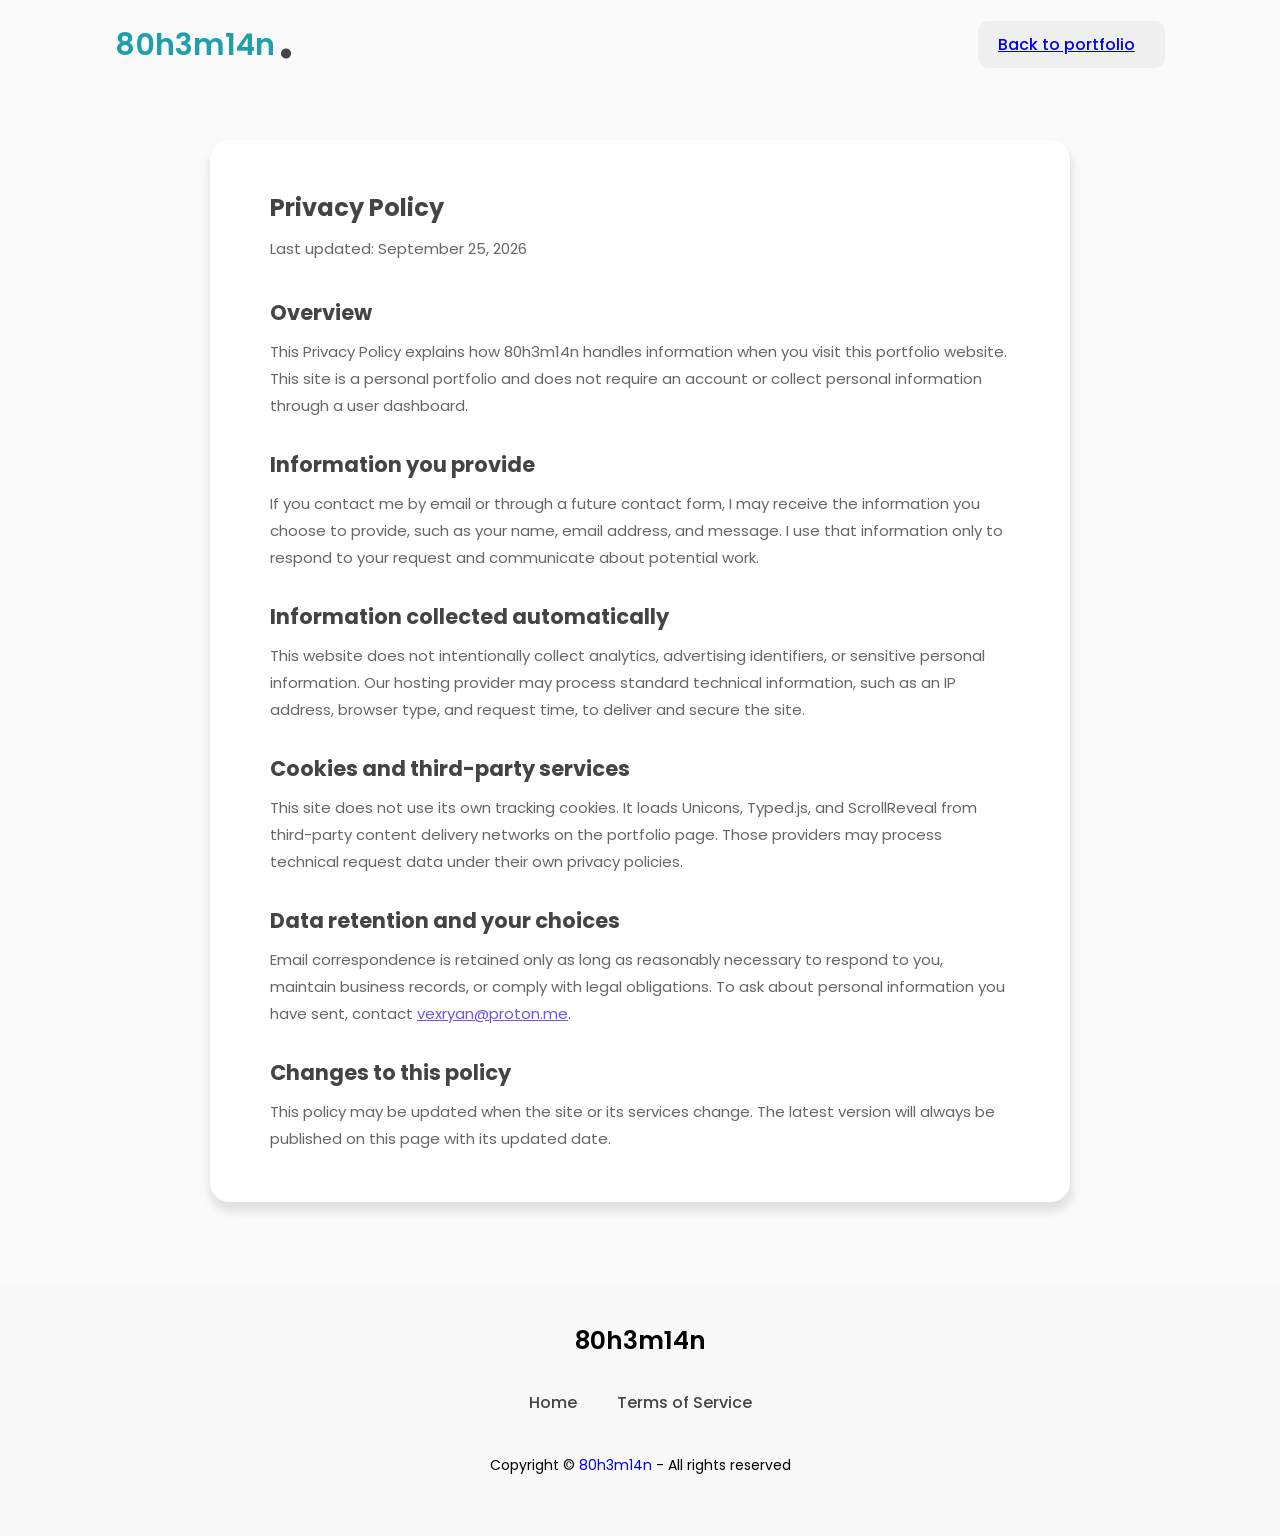
<file: privacy-policy.html>
<!DOCTYPE html>
<html lang="en">

<head>
    <meta charset="UTF-8">
    <meta name="viewport" content="width=device-width, initial-scale=1.0">
    <meta name="description" content="Privacy Policy for 80h3m14n's portfolio website.">
    <link rel="stylesheet" href="https://unicons.iconscout.com/release/v4.0.8/css/line.css">
    <link rel="stylesheet" href="assets/css/style.css">
    <link rel="shortcut icon" href="assets/images/favicon.png" type="image/x-icon">
    <title>Privacy Policy | 80h3m14n</title>
</head>

<body class="legal-page">
    <div class="container">
        <nav id="header">
            <div class="nav-logo">
                <a href="index.html" class="nav-name">80h3m14n</a>
                <span>.</span>
            </div>
            <div class="nav-button">
                <a href="index.html" class="btn">Back to portfolio <i class="uil uil-arrow-left"></i></a>
            </div>
        </nav>

        <main class="wrapper">
            <article class="legal-content">
                <header class="legal-header">
                    <h1>Privacy Policy</h1>
                    <p class="legal-date">Last updated: September 25, 2026</p>
                </header>

                <section>
                    <h2>Overview</h2>
                    <p>This Privacy Policy explains how 80h3m14n handles information when you visit this portfolio
                        website. This site is a personal portfolio and does not require an account or collect personal
                        information through a user dashboard.</p>
                </section>

                <section>
                    <h2>Information you provide</h2>
                    <p>If you contact me by email or through a future contact form, I may receive the information you
                        choose to provide, such as your name, email address, and message. I use that information only to
                        respond to your request and communicate about potential work.</p>
                </section>

                <section>
                    <h2>Information collected automatically</h2>
                    <p>This website does not intentionally collect analytics, advertising identifiers, or sensitive
                        personal information. Our hosting provider may process standard technical information, such as
                        an IP address, browser type, and request time, to deliver and secure the site.</p>
                </section>

                <section>
                    <h2>Cookies and third-party services</h2>
                    <p>This site does not use its own tracking cookies. It loads Unicons, Typed.js, and ScrollReveal
                        from third-party content delivery networks on the portfolio page. Those providers may process
                        technical request data under their own privacy policies.</p>
                </section>

                <section>
                    <h2>Data retention and your choices</h2>
                    <p>Email correspondence is retained only as long as reasonably necessary to respond to you, maintain
                        business records, or comply with legal obligations. To ask about personal information you have
                        sent, contact <a href="mailto:vexryan@proton.me">vexryan@proton.me</a>.</p>
                </section>

                <section>
                    <h2>Changes to this policy</h2>
                    <p>This policy may be updated when the site or its services change. The latest version will always
                        be published on this page with its updated date.</p>
                </section>
            </article>
        </main>

        <footer>
            <div class="top-footer">
                <p>80h3m14n</p>
            </div>
            <div class="middle-footer">
                <ul class="footer-menu">
                    <li class="footer_menu_list"><a href="index.html">Home</a></li>
                    <li class="footer_menu_list"><a href="terms-of-service.html">Terms of Service</a></li>
                </ul>
            </div>
            <div class="bottom-footer">
                <p>Copyright &copy; <a href="index.html" style="text-decoration: none;">80h3m14n</a> - All rights
                    reserved</p>
            </div>
        </footer>
    </div>
</body>

</html>
</file>
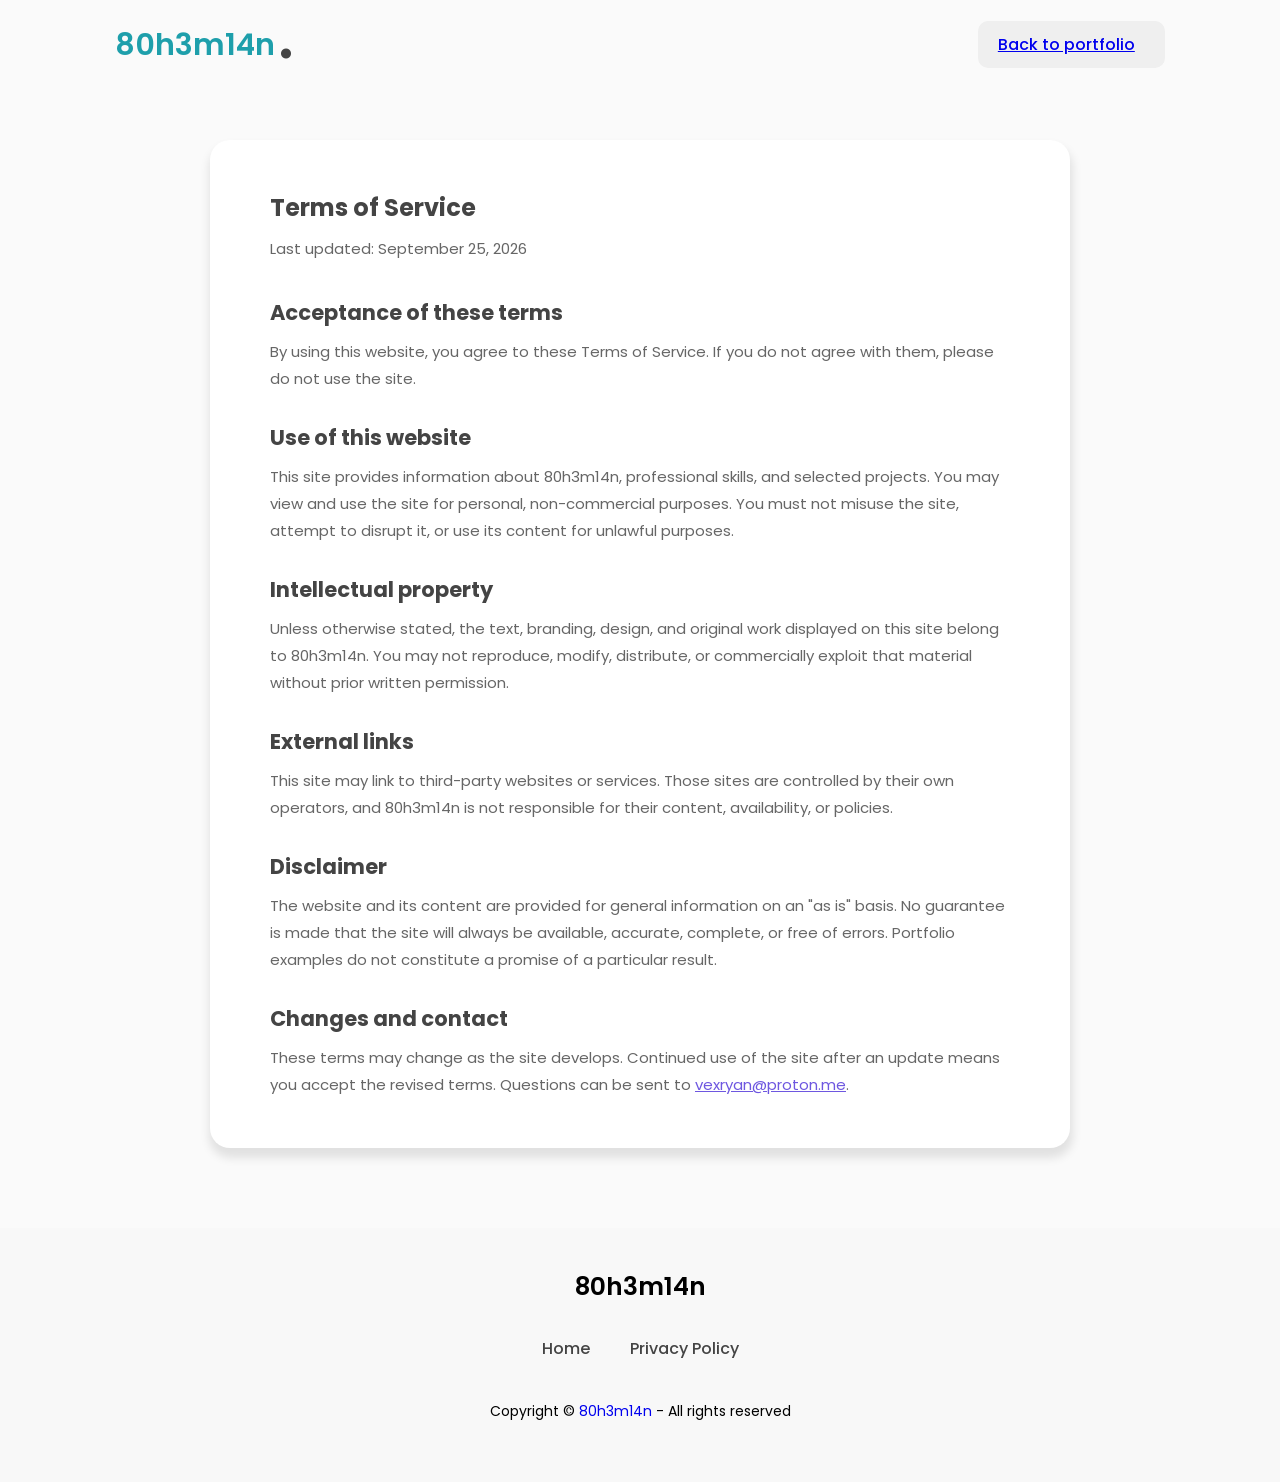
<file: terms-of-service.html>
<!DOCTYPE html>
<html lang="en">

<head>
    <meta charset="UTF-8">
    <meta name="viewport" content="width=device-width, initial-scale=1.0">
    <meta name="description" content="Terms of Service for 80h3m14n's portfolio website.">
    <link rel="stylesheet" href="https://unicons.iconscout.com/release/v4.0.8/css/line.css">
    <link rel="stylesheet" href="assets/css/style.css">
    <link rel="shortcut icon" href="assets/images/favicon.png" type="image/x-icon">
    <title>Terms of Service | 80h3m14n</title>
</head>

<body class="legal-page">
    <div class="container">
        <nav id="header">
            <div class="nav-logo">
                <a href="index.html" class="nav-name">80h3m14n</a>
                <span>.</span>
            </div>
            <div class="nav-button">
                <a href="index.html" class="btn">Back to portfolio <i class="uil uil-arrow-left"></i></a>
            </div>
        </nav>

        <main class="wrapper">
            <article class="legal-content">
                <header class="legal-header">
                    <h1>Terms of Service</h1>
                    <p class="legal-date">Last updated: September 25, 2026</p>
                </header>

                <section>
                    <h2>Acceptance of these terms</h2>
                    <p>By using this website, you agree to these Terms of Service. If you do not agree with them, please
                        do not use the site.</p>
                </section>

                <section>
                    <h2>Use of this website</h2>
                    <p>This site provides information about 80h3m14n, professional skills, and selected projects. You
                        may view and use the site for personal, non-commercial purposes. You must not misuse the site,
                        attempt to disrupt it, or use its content for unlawful purposes.</p>
                </section>

                <section>
                    <h2>Intellectual property</h2>
                    <p>Unless otherwise stated, the text, branding, design, and original work displayed on this site
                        belong to 80h3m14n. You may not reproduce, modify, distribute, or commercially exploit that
                        material without prior written permission.</p>
                </section>

                <section>
                    <h2>External links</h2>
                    <p>This site may link to third-party websites or services. Those sites are controlled by their own
                        operators, and 80h3m14n is not responsible for their content, availability, or policies.</p>
                </section>

                <section>
                    <h2>Disclaimer</h2>
                    <p>The website and its content are provided for general information on an "as is" basis. No
                        guarantee is made that the site will always be available, accurate, complete, or free of errors.
                        Portfolio examples do not constitute a promise of a particular result.</p>
                </section>

                <section>
                    <h2>Changes and contact</h2>
                    <p>These terms may change as the site develops. Continued use of the site after an update means you
                        accept the revised terms. Questions can be sent to <a
                            href="mailto:vexryan@proton.me">vexryan@proton.me</a>.</p>
                </section>
            </article>
        </main>

        <footer>
            <div class="top-footer">
                <p>80h3m14n</p>
            </div>
            <div class="middle-footer">
                <ul class="footer-menu">
                    <li class="footer_menu_list"><a href="index.html">Home</a></li>
                    <li class="footer_menu_list"><a href="privacy-policy.html">Privacy Policy</a></li>
                </ul>
            </div>
            <div class="bottom-footer">
                <p>Copyright &copy; <a href="index.html" style="text-decoration: none;">80h3m14n</a> - All rights
                    reserved</p>
            </div>
        </footer>
    </div>
</body>

</html>
</file>
<file: assets/css/style.css>
/* ----- POPPINS FONT Link ----- */
@import url("https://fonts.googleapis.com/css2?family=Poppins:wght@400;500;600;700&display=swap");

/* ----- VARIABLES ----- */
:root {
  --body-color: rgb(250, 250, 250);
  --color-white: rgb(255, 255, 255);

  --text-color-second: rgb(68, 68, 68);
  --text-color-third: rgb(30, 159, 171);

  --first-color: rgb(110, 87, 224);
  --first-color-hover: rgb(40, 91, 212);

  --second-color: rgb(0, 201, 255);
  --third-color: rgb(192, 166, 49);
  --first-shadow-color: rgba(0, 0, 0, 0.1);
}

/* ----- BASE ----- */
* {
  margin: 0;
  padding: 0;
  box-sizing: border-box;
  font-family: "Poppins", sans-serif;
}

/* ----- SMOOTH SCROLL ----- */
html {
  scroll-behavior: smooth;
}

/* ----- CHANGE THE SCROLL BAR DESIGN ----- */
::-webkit-scrollbar {
  width: 10px;
  border-radius: 25px;
}
::-webkit-scrollbar-track {
  background: #f1f1f1;
}
::-webkit-scrollbar-thumb {
  background: #ccc;
  border-radius: 30px;
}
::-webkit-scrollbar-thumb:hover {
  background: #bbb;
}

/* ---##-- REUSABLE CSS --##--- */

/* ----- GLOBAL BUTTON DESIGN ----- */
.btn {
  font-weight: 500;
  padding: 12px 20px;
  background: #efefef;
  border: none;
  border-radius: 10px;
  cursor: pointer;
  transition: 0.4s;
}
.btn > i {
  margin-left: 10px;
}
.btn:hover {
  background: var(--second-color);
  color: var(--color-white);
}

/* ----- GLOBAL ICONS DESIGN ----- */
i {
  font-size: 16px;
}

/* ------- BASE -------- */
body {
  background: var(--body-color);
}
.container {
  width: 100%;
  position: relative;
}

/* ----- NAVIGATION BAR ----- */
nav {
  position: fixed;
  display: flex;
  justify-content: space-between;
  width: 100%;
  height: 90px;
  line-height: 90px;
  background: var(--body-color);
  padding-inline: 9vw;
  transition: 0.3s;
  z-index: 100;
}
.nav-logo {
  position: relative;
}
.nav-name {
  font-size: 30px;
  font-weight: 600;
  color: var(--text-color-third);
  text-decoration: none;
}
.nav-logo span {
  position: absolute;
  top: -15px;
  right: -20px;
  font-size: 5em;
  color: var(--text-color-second);
}
.nav-menu,
.nav_menu_list {
  display: flex;
}
.nav-menu .nav_list {
  list-style: none;
  position: relative;
}
.nav-link {
  text-decoration: none;
  color: var(--text-color-second);
  font-weight: 500;
  padding-inline: 15px;
  margin-inline: 20px;
}
.nav-menu-btn {
  display: none;
}
.nav-menu-btn i {
  font-size: 28px;
  cursor: pointer;
}
.active-link {
  position: relative;
  color: var(--first-color);
  transition: 0.3;
}
.active-link::after {
  content: "";
  position: absolute;
  left: 50%;
  bottom: -15px;
  transform: translate(-50%, -50%);
  width: 5px;
  height: 5px;
  background: var(--first-color);
  border-radius: 50%;
}

/* ----- WRAPPER DESIGN ----- */
.wrapper {
  padding-inline: 10vw;
}

/* ----- FEATURED BOX ----- */
.featured-box {
  position: relative;
  display: flex;
  height: 100vh;
  min-height: 700px;
}

/* ----- FEATURED TEXT BOX ----- */
.featured-text {
  position: relative;
  display: flex;
  justify-content: center;
  align-content: center;
  min-height: 80vh;
  flex-direction: column;
  width: 50%;
  padding-left: 20px;
}
.featured-text-card span {
  background: var(--third-color);
  color: var(--color-white);
  padding: 3px 8px;
  font-size: 12px;
  border-radius: 5px;
}
.featured-name {
  font-size: 50px;
  font-weight: 600;
  color: var(--text-color-second);
  margin-block: 20px;
}
.typedText {
  text-transform: capitalize;
  color: var(--text-color-third);
}
.featured-text-info {
  font-size: 15px;
  margin-bottom: 30px;
  color: var(--text-color-second);
}
.featured-text-btn {
  display: flex;
  gap: 20px;
}
.featured-text-btn > .blue-btn {
  background: var(--first-color);
  color: var(--color-white);
}
.featured-text-btn > .blue-btn:hover {
  background: var(--first-color-hover);
}
.social_icons {
  display: flex;
  margin-top: 5em;
  gap: 30px;
}
.icon {
  display: flex;
  justify-content: center;
  align-items: center;
  width: 40px;
  height: 40px;
  border-radius: 50%;
  box-shadow: 0px 2px 5px 0px rgba(0, 0, 0, 0.25);
  cursor: pointer;
}
.icon:hover {
  color: var(--first-color);
}

/* ----- FEATURED IMAGE BOX ----- */
.featured-image {
  display: flex;
  justify-content: right;
  align-content: center;
  min-height: 80vh;
  width: 50%;
}
.image {
  margin: auto 0;
  width: 380px;
  height: 380px;
  border-radius: 55% 45% 55% 45%;
  overflow: hidden;
  animation: imgFloat 7s ease-in-out infinite;
}
.image img {
  width: 380px;
  height: 380px;
  object-fit: cover;
}
@keyframes imgFloat {
  50% {
    transform: translateY(10px);
    border-radius: 45% 55% 45% 55%;
  }
}
.scroll-btn {
  position: absolute;
  bottom: 0;
  left: 50%;
  translate: -50%;
  display: flex;
  justify-content: center;
  align-items: center;
  width: 150px;
  height: 50px;
  gap: 5px;
  text-decoration: none;
  color: var(--text-color-second);
  background: var(--color-white);
  border-radius: 30px;
  box-shadow: 0 2px 5px 0 rgba(0, 0, 0, 0.25);
}
.scroll-btn i {
  font-size: 20px;
}

/* ----- MAIN BOX ----- */
.section {
  padding-block: 5em;
}
.row {
  display: flex;
  justify-content: space-between;
  width: 100%;
  gap: 50px;
}
.col {
  display: flex;
  width: 50%;
}

/* -- ## --- RESUABLE CSS -- ## -- */
.top-header {
  text-align: center;
  margin-bottom: 5em;
}
.top-header h1 {
  font-weight: 600;
  color: var(--text-color-second);
  margin-bottom: 10px;
}
.top-header span {
  color: #999;
}
h3 {
  font-size: 20px;
  font-weight: 600;
  color: var(--text-color-second);
  margin-bottom: 15px;
}

/* ----- ABOUT INFO ----- */
.about-info {
  position: relative;
  display: flex;
  align-items: center;
  flex-direction: column;
  padding-block: 30px 70px;
  padding-inline: 20px;
  width: 100%;
  background: var(--color-white);
  box-shadow: 1px 8px 10px 2px var(--first-shadow-color);
  border-radius: 20px;
}
.about-info p {
  text-align: center;
  font-size: 15px;
  color: #777;
}
.about-btn button {
  position: absolute;
  right: 20px;
  bottom: 20px;
  background: var(--first-color);
  color: var(--color-white);
  border-radius: 30px;
}
.about-btn button:hover {
  background: var(--first-color-hover);
}

/* ----- ABOUT / SKILLS BOX ----- */
.skills-box {
  margin: 10px;
}
.skills-header {
  margin-bottom: 30px;
}
.skills-list {
  display: flex;
  flex-wrap: wrap;
  gap: 5px;
}
.skills-list span {
  font-size: 14px;
  background: var(--first-color);
  color: var(--color-white);
  padding: 2px 10px;
  border-radius: 5px;
}

/* ----- PROJECTS BOX ----- */
.project-container {
  display: flex;
  width: 100%;
  justify-content: space-between;
  gap: 20px;
  flex-wrap: wrap;
}
.project-box {
  position: relative;
  display: flex;
  justify-content: center;
  align-items: center;
  flex-direction: column;
  width: 30%;
  height: 250px;
  background: var(--color-white);
  border-radius: 20px;
  box-shadow: 1px 8px 10px 2px var(--first-shadow-color);
  overflow: hidden;
}
.project-box > i {
  font-size: 50px;
  color: #00b5e7;
  margin-bottom: 25px;
}
.project-box label {
  font-size: 15px;
  color: #777;
}
.project-box::after,
.contact-info::after {
  content: "";
  position: absolute;
  bottom: -100%;
  background: var(--second-color);
  width: 100%;
  height: 100%;
  transition: 0.4s;
  z-index: 1;
}
.project-box:hover.project-box::after,
.contact-info:hover.contact-info::after {
  bottom: 0;
}
.project-box:hover.project-box i,
.project-box:hover.project-box > h3,
.project-box:hover.project-box > label {
  color: var(--color-white);
  z-index: 2;
}

/* ----- CONTACT BOX ----- */
.contact-info {
  position: relative;
  display: flex;
  flex-direction: column;
  justify-content: center;
  align-items: center;
  padding: 20px 30px;
  width: 100%;
  height: 315px;
  background: var(--second-color);
  border-radius: 10px;
  box-shadow: 1px 8px 10px 2px var(--first-shadow-color);
  overflow: hidden;
}
.contact-info > h2 {
  color: var(--color-white);
  margin-bottom: 20px;
}
.contact-info > p {
  display: flex;
  align-items: center;
  gap: 10px;
  color: var(--color-white);
  margin-block: 5px;
}
.contact-info p > i {
  font-size: 18px;
}
.contact-info::after {
  background: var(--color-white);
}
.contact-info:hover.contact-info h2,
.contact-info:hover.contact-info p,
.contact-info:hover.contact-info i {
  color: #777;
  z-index: 2;
}

/* ----- CONTACT FORM ----- */
.form-control {
  display: flex;
  flex-direction: column;
  gap: 10px;
  width: 100%;
}
.form-inputs {
  display: flex;
  gap: 10px;
  width: 100%;
}
.input-field {
  width: 50%;
  height: 55px;
  background: transparent;
  border: 2px solid #aaa;
  border-radius: 10px;
  padding-inline: 20px;
  outline: none;
}
textarea {
  width: 100%;
  height: 250px;
  background: transparent;
  border: 2px solid #aaa;
  border-radius: 10px;
  padding: 15px 20px;
  outline: none;
  resize: none;
}
.form-button > .btn {
  display: flex;
  align-items: center;
  justify-content: center;
  background: var(--second-color);
  color: var(--color-white);
}
.form-button > .btn:hover {
  background: #00b5e7;
}
.form-button i {
  font-size: 18px;
  rotate: -45deg;
}

/* ----- FOOTER BOX ----- */
footer {
  display: flex;
  justify-content: center;
  align-items: center;
  flex-direction: column;
  row-gap: 30px;
  background: #f8f8f8;
  padding-block: 40px 60px;
}
.top-footer p {
  font-size: 25px;
  font-weight: 600;
}
.middle-footer .footer-menu {
  display: flex;
  flex-wrap: wrap;
  justify-content: center;
  row-gap: 10px;
}
.footer_menu_list {
  list-style: none;
}
.footer_menu_list a {
  text-decoration: none;
  color: var(--text-color-second);
  font-weight: 500;
  margin-inline: 20px;
}
.footer-social-icons {
  display: flex;
  gap: 30px;
}
.bottom-footer {
  font-size: 14px;
  margin-top: 10px;
}

/* ----- LEGAL PAGES ----- */
.legal-page .wrapper {
  padding-top: 140px;
  padding-bottom: 80px;
}
.legal-content {
  max-width: 860px;
  margin: 0 auto;
  background: var(--color-white);
  padding: 50px 60px;
  border-radius: 20px;
  box-shadow: 1px 8px 10px 2px var(--first-shadow-color);
}
.legal-header {
  margin-bottom: 35px;
}
.legal-header h1 {
  color: var(--text-color-second);
  margin-bottom: 10px;
}
.legal-date {
  color: #777;
  font-size: 14px;
}
.legal-content section + section {
  margin-top: 30px;
}
.legal-content h2 {
  color: var(--text-color-second);
  font-size: 21px;
  margin-bottom: 10px;
}
.legal-content p,
.legal-content li {
  color: #666;
  font-size: 15px;
  line-height: 1.8;
}
.legal-content ul {
  padding-left: 25px;
}
.legal-content a {
  color: var(--first-color);
}

/* ----- MEDIA QUERY == 1024px / RESPONSIVE ----- */
@media only screen and (max-width: 1024px) {
  .featured-text {
    padding: 0;
  }
  .image,
  .image img {
    width: 320px;
    height: 320px;
  }
}

/* ----- MEDIA QUERY == 900px / RESPONSIVE ----- */
@media only screen and (max-width: 900px) {
  .nav-button {
    display: none;
  }
  .nav-menu.responsive {
    left: 0;
  }
  .nav-menu {
    position: fixed;
    top: 80px;
    left: -100%;
    flex-direction: column;
    justify-content: center;
    align-items: center;
    background: rgba(255, 255, 255, 0.7);
    backdrop-filter: blur(20px);
    width: 100%;
    min-height: 450px;
    height: 90vh;
    transition: 0.3s;
  }
  .nav_menu_list {
    flex-direction: column;
  }
  .nav-menu-btn {
    display: flex;
    align-items: center;
    justify-content: center;
  }
  .featured-box {
    flex-direction: column;
    justify-content: center;
    height: 100vh;
  }
  .featured-text {
    width: 100%;
    order: 2;
    justify-content: center;
    align-content: flex-start;
    min-height: 60vh;
  }
  .social_icons {
    margin-top: 2em;
  }
  .featured-image {
    order: 1;
    justify-content: center;
    min-height: 150px;
    width: 100%;
    margin-top: 65px;
  }
  .image,
  .image img {
    width: 150px;
    height: 150px;
  }
  .row {
    display: flex;
    flex-direction: column;
    justify-content: center;
    gap: 50px;
  }
  .col {
    display: flex;
    justify-content: center;
    width: 100%;
  }
  .about-info,
  .contact-info {
    width: 100%;
  }
  .project-container {
    justify-content: center;
  }
  .project-box {
    width: 80%;
  }
}

/* ----- MEDIA QUERY == 540px / RESPONSIVE ----- */

@media only screen and (max-width: 540px) {
  .featured-name {
    font-size: 40px;
  }
  .project-box {
    width: 100%;
  }
  .form-inputs {
    flex-direction: column;
  }
  .input-field {
    width: 100%;
  }
  .legal-page .wrapper {
    padding-top: 110px;
    padding-inline: 5vw;
  }
  .legal-content {
    padding: 30px 22px;
    border-radius: 12px;
  }
  .legal-header h1 {
    font-size: 28px;
  }
}
</file>
